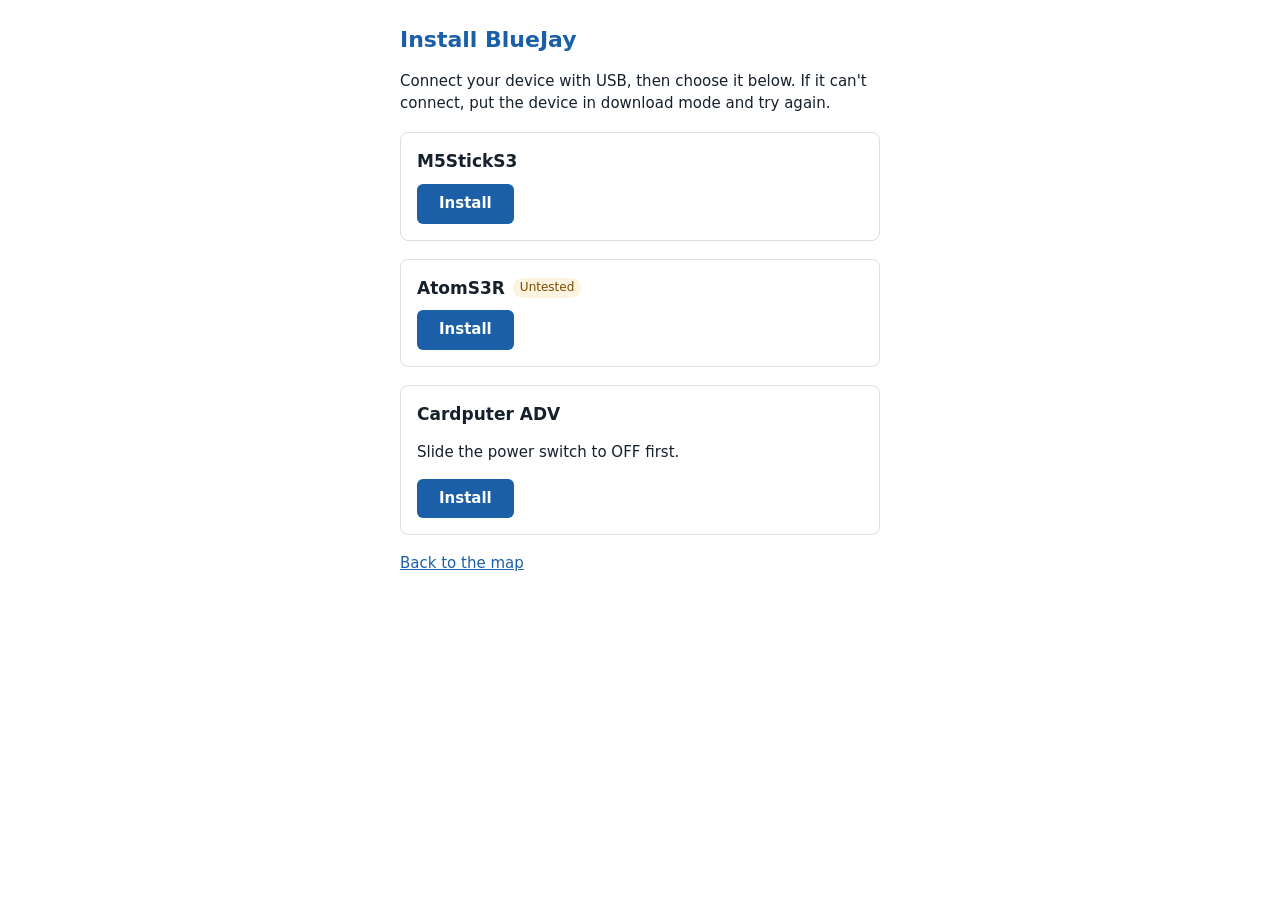
<file: docs/flash.html>
<!doctype html>
<html lang="en">
<head>
  <meta charset="utf-8">
  <meta name="viewport" content="width=device-width, initial-scale=1">
  <meta http-equiv="Content-Security-Policy" content="default-src 'none'; script-src 'self'; style-src 'self' 'unsafe-inline'; img-src 'self' data:; connect-src 'self'; base-uri 'none'; form-action 'none'">
  <title>Install BlueJay</title>
  <link rel="stylesheet" href="flash.css">
  <script type="module" src="vendor/esp-web-tools/install-button.js"></script>
</head>
<body>
  <main class="flash">
    <h1>Install BlueJay</h1>
    <p>Connect your device with USB, then choose it below. If it can't connect, put the device in download mode and try again.</p>

    <section class="board">
      <h2>M5StickS3</h2>
      <esp-web-install-button manifest="firmware/m5stack-sticks3/manifest.json">
        <button slot="activate">Install</button>
        <p slot="unsupported">This browser can't install firmware. Use Chrome or Edge on a computer.</p>
        <p slot="not-allowed">Installing requires a secure (https) connection.</p>
      </esp-web-install-button>
    </section>

    <section class="board">
      <h2>AtomS3R <span class="tag">Untested</span></h2>
      <esp-web-install-button manifest="firmware/m5stack-atoms3r/manifest.json">
        <button slot="activate">Install</button>
        <p slot="unsupported">This browser can't install firmware. Use Chrome or Edge on a computer.</p>
        <p slot="not-allowed">Installing requires a secure (https) connection.</p>
      </esp-web-install-button>
    </section>

    <section class="board">
      <h2>Cardputer ADV</h2>
      <p>Slide the power switch to OFF first.</p>
      <esp-web-install-button manifest="firmware/m5stack-cardputer-adv/manifest.json">
        <button slot="activate">Install</button>
        <p slot="unsupported">This browser can't install firmware. Use Chrome or Edge on a computer.</p>
        <p slot="not-allowed">Installing requires a secure (https) connection.</p>
      </esp-web-install-button>
    </section>

    <p><a href="./">Back to the map</a></p>
  </main>
</body>
</html>
</file>
<file: docs/flash.css>
body {
  margin: 0;
  color: #16202c;
  background: #ffffff;
  font: 15px/1.45 system-ui, -apple-system, "Segoe UI", Roboto, sans-serif;
}

.flash { max-width: 32em; margin: 0 auto; padding: 24px 18px; }

h1 { margin: 0 0 8px; font-size: 22px; color: #1b5fa8; }
h2 { display: flex; align-items: center; gap: 8px; margin: 0 0 10px; font-size: 17px; }

a { color: #1b5fa8; }

.board { margin: 18px 0; padding: 16px; border: 1px solid #d9dfe6; border-radius: 8px; }

.tag {
  padding: 1px 7px;
  color: #7a4a00;
  font-size: 12px;
  font-weight: 500;
  background: #fdf3e1;
  border-radius: 10px;
}

button {
  padding: 9px 22px;
  color: #ffffff;
  font: inherit;
  font-weight: 600;
  background: #1b5fa8;
  border: 0;
  border-radius: 6px;
  cursor: pointer;
}
button:hover { background: #174f8c; }
button:focus-visible { outline: 3px solid #1b5fa8; outline-offset: 2px; }
</file>
